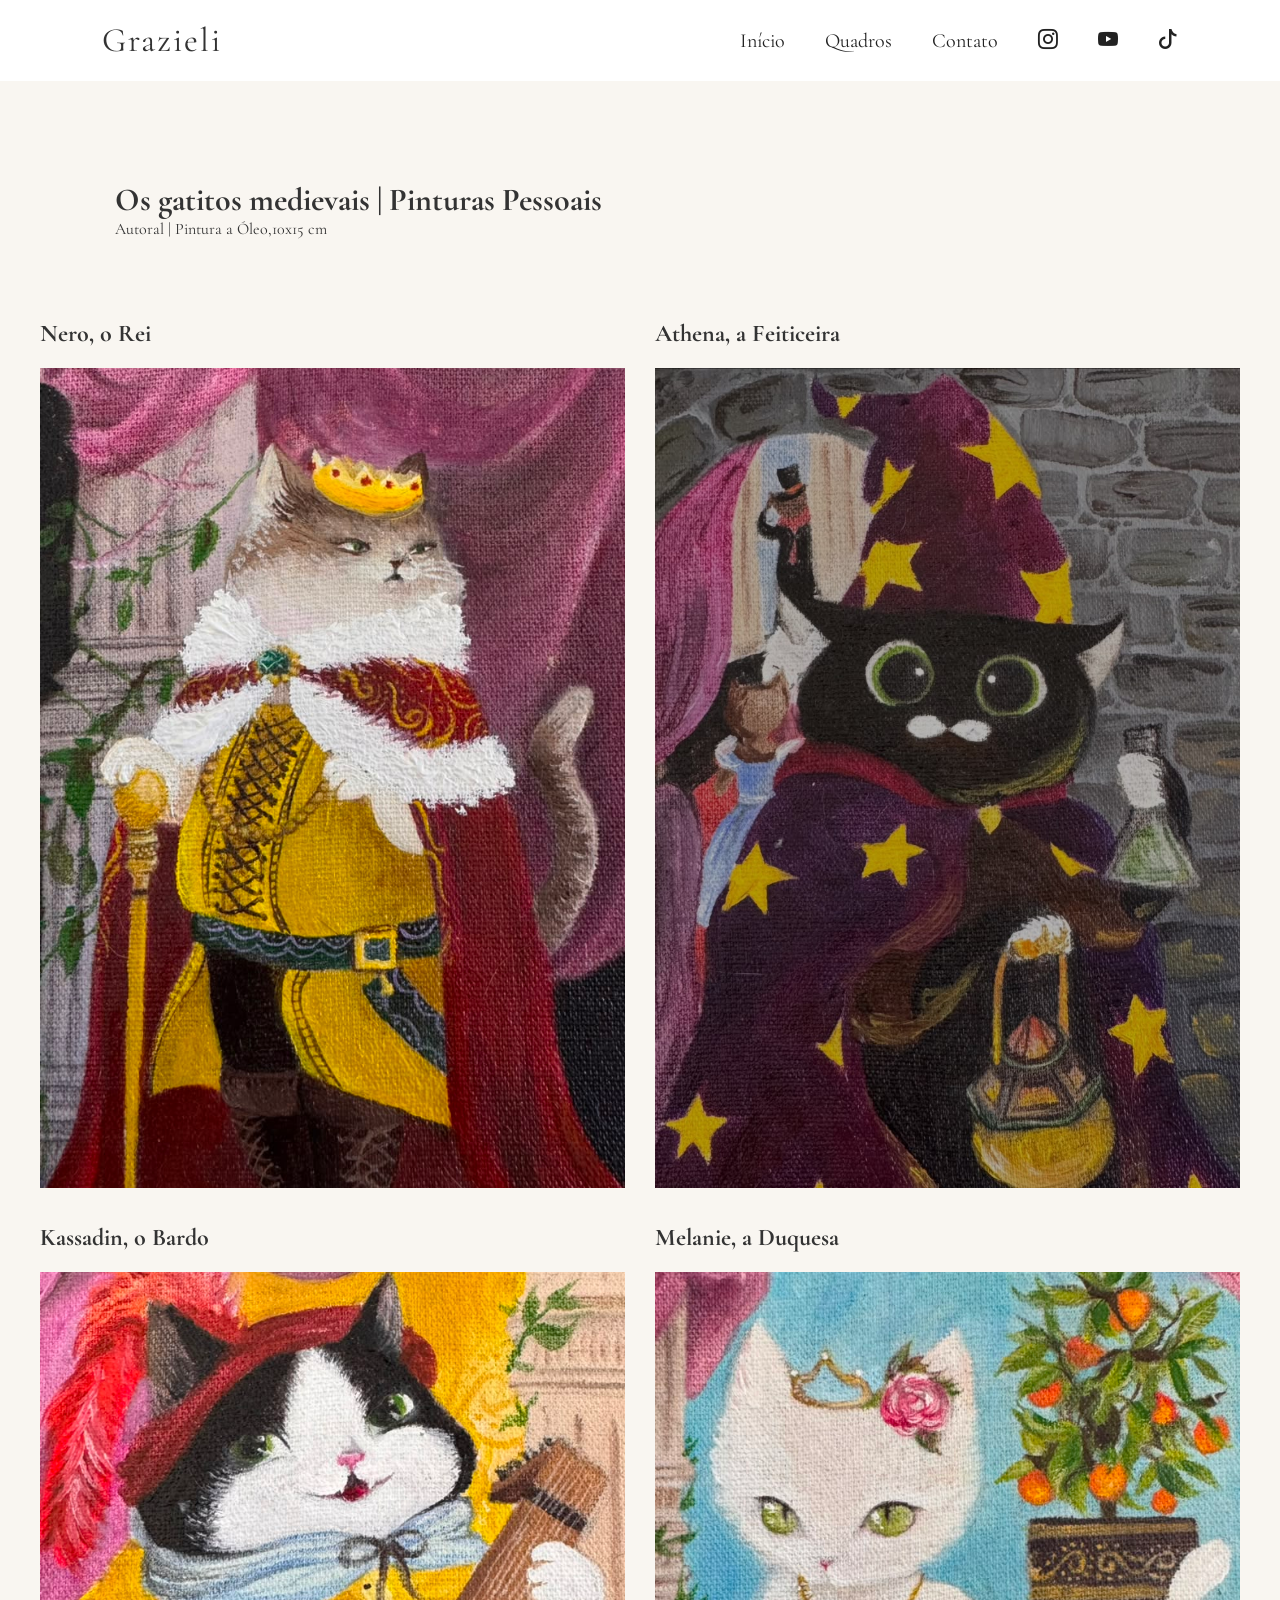
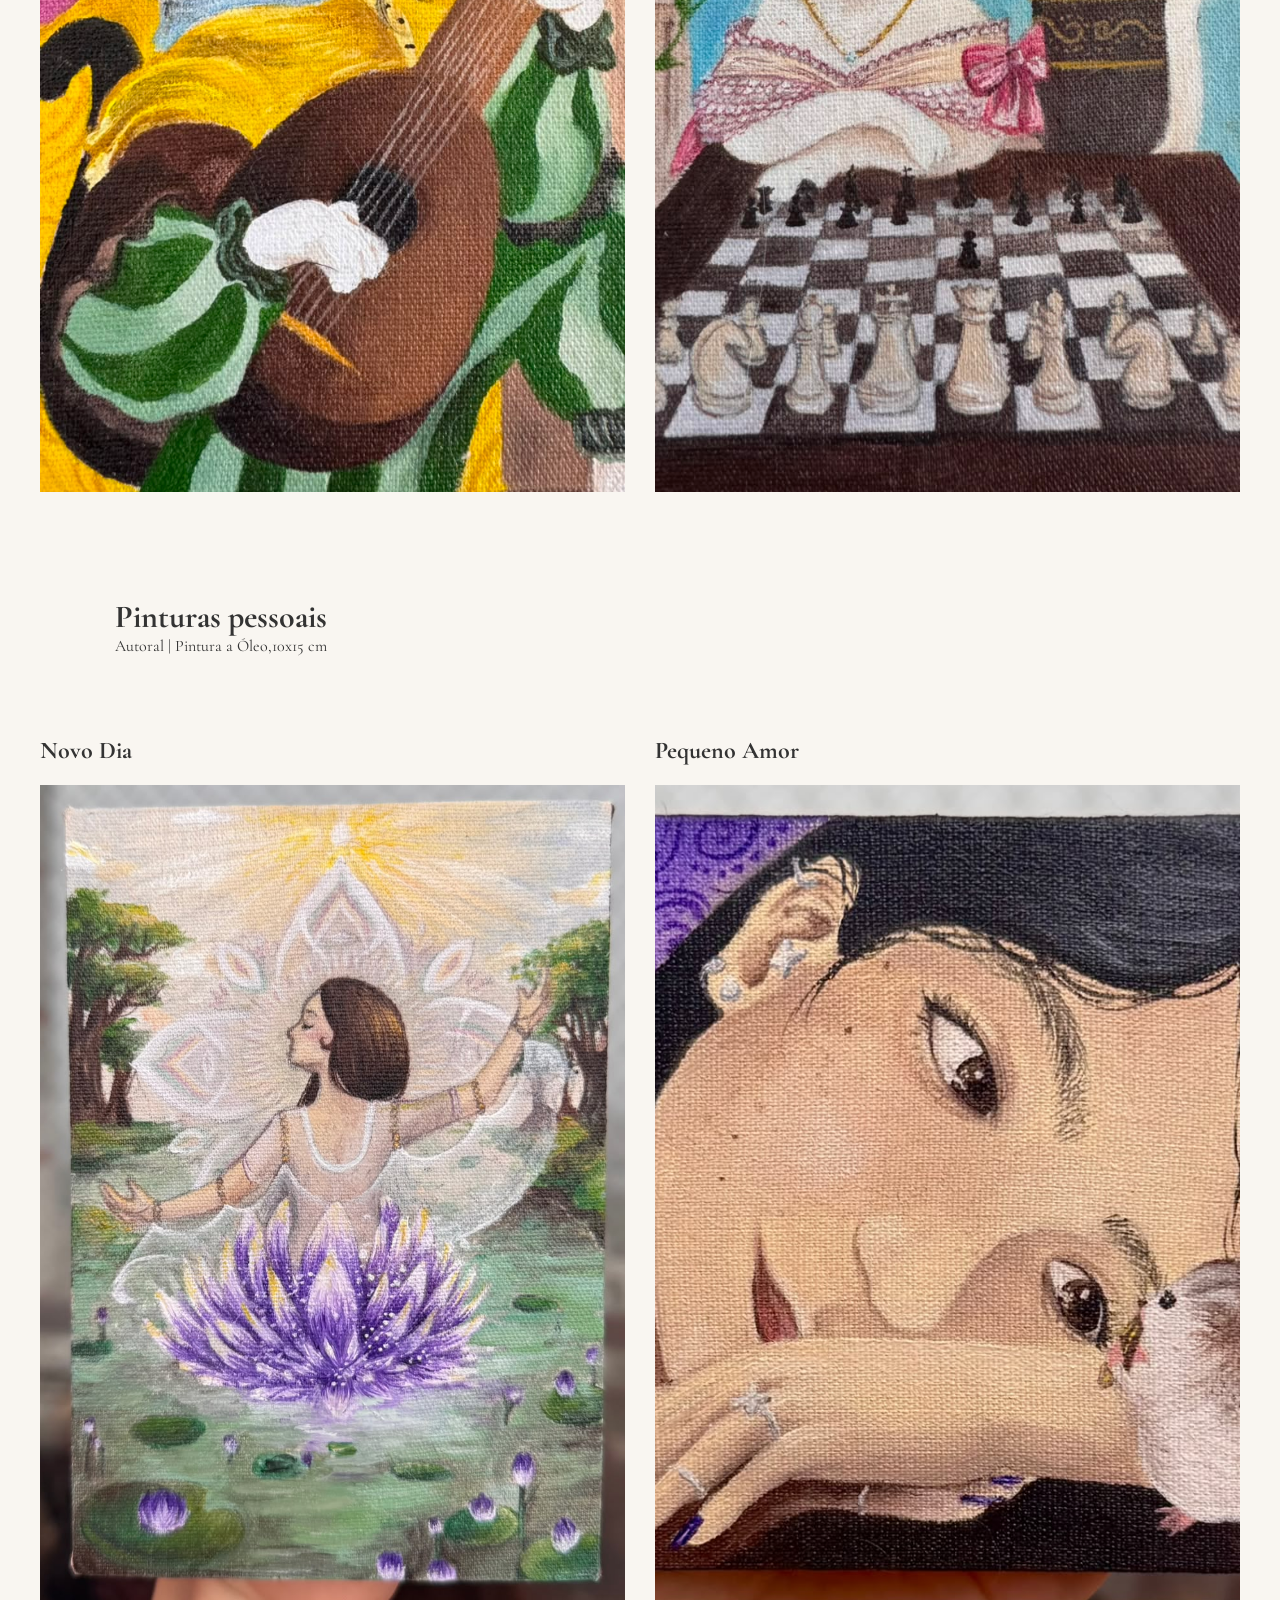
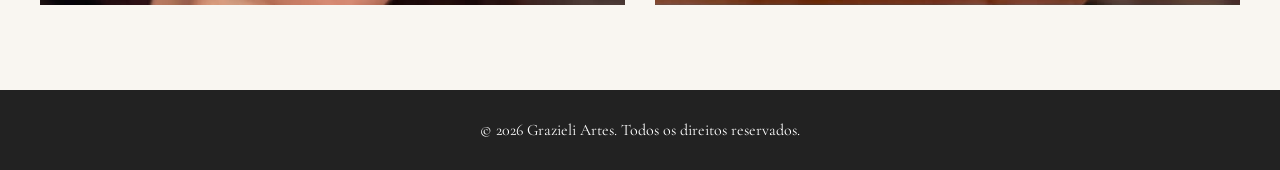
<file: artes.html>
<!DOCTYPE html>
<html lang="pt-br">
<head>
<!-- Google tag (gtag.js) -->
<script async src="https://www.googletagmanager.com/gtag/js?id=G-93WVNLNM52"></script>
<script>
  window.dataLayer = window.dataLayer || [];
  function gtag(){dataLayer.push(arguments);}
  gtag('js', new Date());

  gtag('config', 'G-93WVNLNM52');
</script>
    <meta charset="UTF-8">
    <meta name="viewport" content="width=device-width, initial-scale=1.0">
    <link rel="icon" href="assets/imgs/favicon.ico" type="image/x-icon">
    <title>Grazieli | Pintura a óleo | Telas a óleo | Esculturas | Artista de tinta óleo</title>
<link rel="stylesheet" href="https://cdn.jsdelivr.net/npm/bootstrap-icons@1.13.1/font/bootstrap-icons.min.css">
    <link rel="stylesheet" href="assets/css/style.css">

    <!-- Fonte clássica -->
    <link href="https://fonts.googleapis.com/css2?family=Cormorant+Garamond:wght@300;400;500;600&display=swap" rel="stylesheet">

</head>
<body>

<header>

    <div class="logo">
       Grazieli
    </div>

    <nav>

        <a href="index.html">Início</a>
        <a href="artes.html">Quadros</a>
       
        <a href="contato.html">Contato</a>
        <a href="https://www.instagram.com/grazieliarts/" target="_blank"><i class="bi bi-instagram"></i></a>
        <a href="https://www.youtube.com/@Grazieli_Arts" target="_blank"><i class="bi bi-youtube"></i></a>
<a href="https://www.tiktok.com/@_grazieliarts" target="_blank"><i class="bi bi-tiktok"></i></a>
    </nav>

</header>
<br>
<br><br><br>
<div class="titulo">
<h1>Os gatitos medievais | Pinturas Pessoais</h1>
<p>Autoral | Pintura a Óleo,10x15 cm</p>
</div>
<section class="galeria">

    <div><h2>Nero, o Rei</h2><br>
    <img src="assets/imgs/obras/nero.jpeg" alt="Pintura a Óleo de um gato medieval"></div>
     <div><h2>Athena, a Feiticeira</h2><br>
    <img src="assets/imgs/obras/athena.jpeg" alt="Pintura a Óleo de um gato mago"></div>
     <div><h2>Kassadin, o Bardo</h2><br>
    <img src="assets/imgs/obras/kassadin.jpeg" alt="Pintura a Óleo de um gato cantor"></div>
     <div><h2>Melanie, a Duquesa</h2><br>
    <img src="assets/imgs/obras/melanie.jpeg" alt="Pintura a Óleo de gata medieval"></div>
   

    

</section><div class="titulo"><h1>Pinturas pessoais</h1>
<p>Autoral | Pintura a Óleo,10x15 cm</p></div>
<section class="galeria">

   <div><h2>Novo Dia</h2><br>
    <img src="assets/imgs/obras/novo-dia.jpeg" alt="Pintura a Óleo"></div>
  <div><h2>Pequeno Amor</h2><br>
    <img src="assets/imgs/obras/pequeno-amor.jpeg" alt="Pintura a Óleo"></div>
 
   

    

</section>



<div id="lightbox" class="lightbox">

    <span class="fechar">&times;</span>

    <img id="imagemExpandida">

</div>
<script>
    const lightbox = document.getElementById("lightbox");
const imagem = document.getElementById("imagemExpandida");

document.querySelectorAll(".galeria img").forEach(foto=>{

    foto.addEventListener("click",()=>{

        imagem.src = foto.src;

        lightbox.style.display="flex";

    });

});

document.querySelector(".fechar").onclick=()=>{

    lightbox.style.display="none";

}

lightbox.onclick=(e)=>{

    if(e.target===lightbox){

        lightbox.style.display="none";

    }

}
</script>
<!--<main class="catalogo">

    <div class="obra">

        <a href="artes/passaros.html">

            <img src="img/quadros/quadro1.jpg" alt="Noite Estrelada">

            <div class="info">

                <h2>Noite Estrelada</h2>

                <p>Acrílico sobre tela</p>

                <span>Ver obra →</span>

            </div>

        </a>

    </div>

    <div class="obra">

        <a href="artes/jardim.html">

            <img src="img/quadros/quadro2.jpg" alt="Jardim">

            <div class="info">

                <h2>Jardim</h2>

                <p>Aquarela</p>

                <span>Ver obra →</span>

            </div>

        </a>

    </div>

    <div class="obra">

        <a href="artes/abstrato.html">

            <img src="img/quadros/quadro3.jpg">

            <div class="info">

                <h2>Abstrato Azul</h2>

                <p>Óleo sobre tela</p>

                <span>Ver obra →</span>

            </div>

        </a>

    </div>

    <div class="obra">

        <a href="artes/cidade.html">

            <img src="img/quadros/quadro4.jpg">

            <div class="info">

                <h2>Cidade Antiga</h2>

                <p>Acrílico</p>

                <span>Ver obra →</span>

            </div>

        </a>

    </div>
-->
</main>



<footer>

    <p>© 2026 Grazieli Artes. Todos os direitos reservados.</p>

</footer>
</body>
</html>
</file>
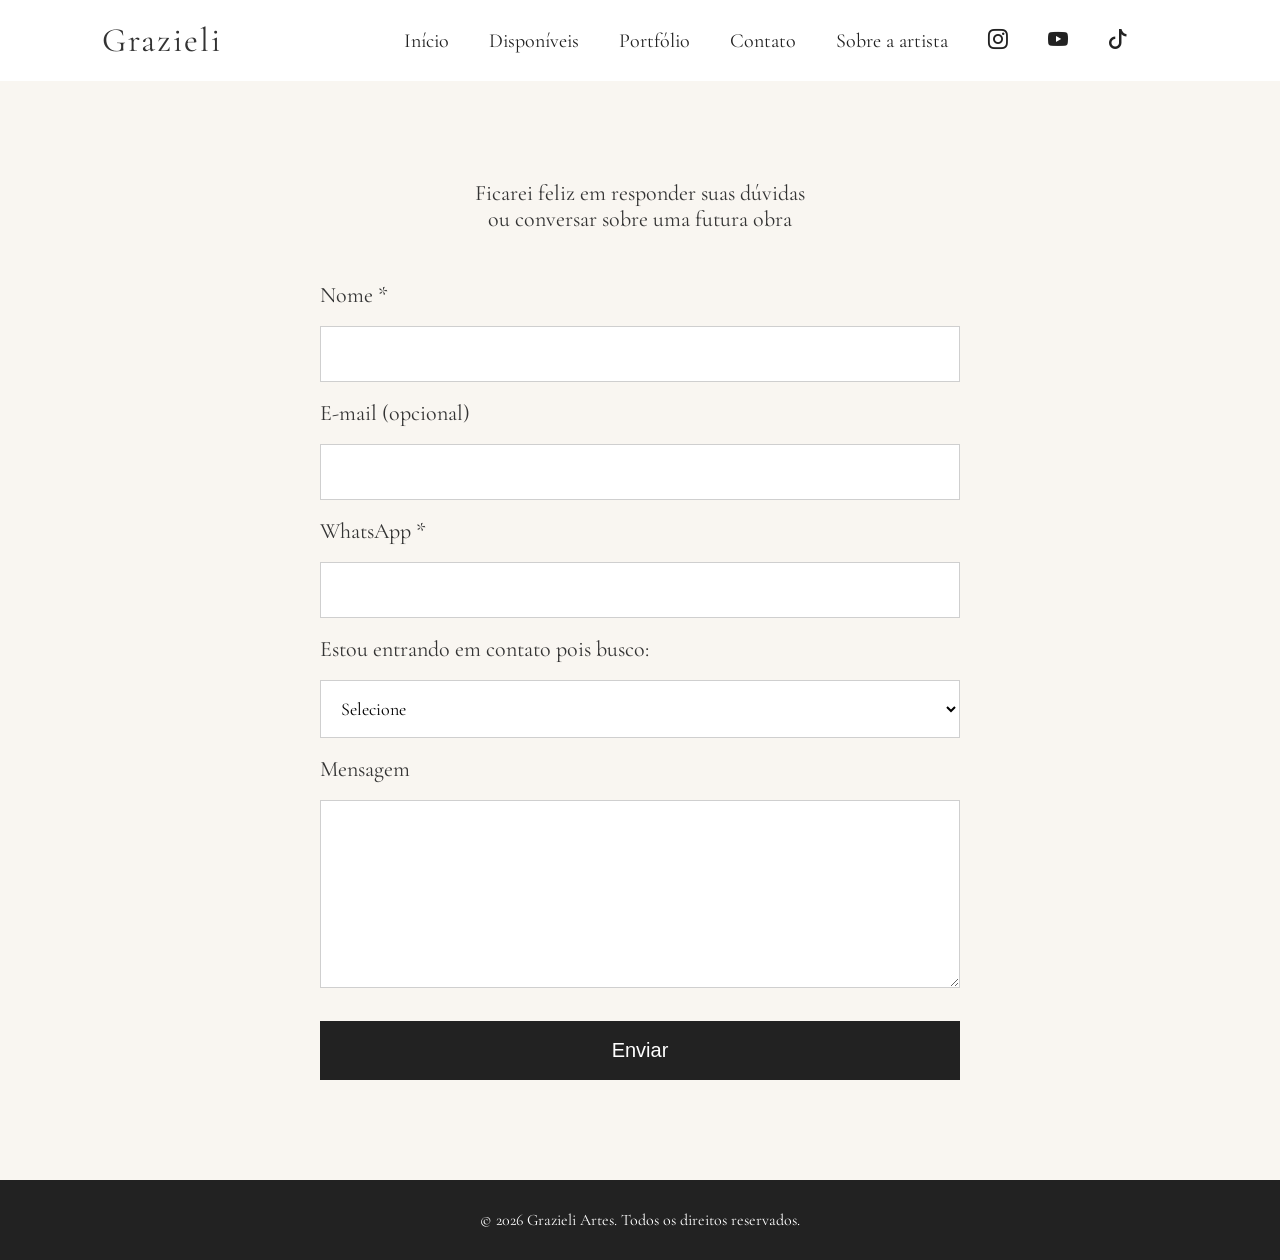
<file: contato.html>
<!DOCTYPE html>
<html lang="pt-br">

<head>
<!-- Google tag (gtag.js) -->
<script async src="https://www.googletagmanager.com/gtag/js?id=G-93WVNLNM52"></script>
<script>
  window.dataLayer = window.dataLayer || [];
  function gtag(){dataLayer.push(arguments);}
  gtag('js', new Date());

  gtag('config', 'G-93WVNLNM52');
</script>
    <meta charset="UTF-8">
    <meta name="viewport" content="width=device-width, initial-scale=1.0">

    <title>Quem Sou | Grazieli </title>  <link rel="icon" href="assets/imgs/favicon.ico" type="image/x-icon">
<link rel="stylesheet" href="https://cdn.jsdelivr.net/npm/bootstrap-icons@1.13.1/font/bootstrap-icons.min.css">
    <link rel="stylesheet" href="assets/css/style.css">

    <link href="https://fonts.googleapis.com/css2?family=Cormorant+Garamond:wght@300;400;500;600&display=swap" rel="stylesheet">
 <script src="assets/js/site.js" defer></script>
</head>

<body>

<div id="header"></div>

<main class="contato">

 
    <p>
        Ficarei feliz em responder suas dúvidas <br>ou conversar sobre uma futura obra
    </p>

    <form name="contact" netlify>

        <label>Nome *</label>
        <input type="text" required name="name" >

        <label>E-mail (opcional)</label>
        <input type="email" name="email">

        <label>WhatsApp *</label>
        <input type="tel" required name="whatsapp">

        <label>Estou entrando em contato pois busco:</label>

        <select id="motivo" required>

            <option value="">Selecione</option>

            <option>Tirar dúvidas</option>

            <option>Pedir um orçamento</option>

        </select>

        <div id="orcamento" class="orcamento">

            <label>Você tem uma ideia do tamanho da sua tela?</label>

            <input
                type="text"
                placeholder="Ex.: 40x60 cm, 80x120 cm, ainda não sei..."
                name="tamanho-da-tela"
            >

            <label>Você deseja uma pintura utilizando:</label>

            <select name="tinta">

                <option >Selecione</option>

                <option  name="tinta-oleo">Tinta a óleo</option>

                <option name="tinta-acrilica">Tinta acrílica</option>

                <option name="tinta-aquarela">Tinta aquarela    </option>

                <option name="ainda-nao-sei">Ainda não sei</option>

            </select>

        </div>

        <label >Mensagem</label>

        <textarea rows="7" name="message"></textarea>

        <button type="submit">
            Enviar
        </button>

    </form>

</main>
<script>

const motivo = document.getElementById("motivo");
const orcamento = document.getElementById("orcamento");

motivo.addEventListener("change", function(){

    if(this.value === "Pedir um orçamento"){

        orcamento.style.display = "block";

    }else{

        orcamento.style.display = "none";

    }

});

</script>
<div id="lightbox"></div>

<div id="footer"></div>

</body>
    
</html>
</file>
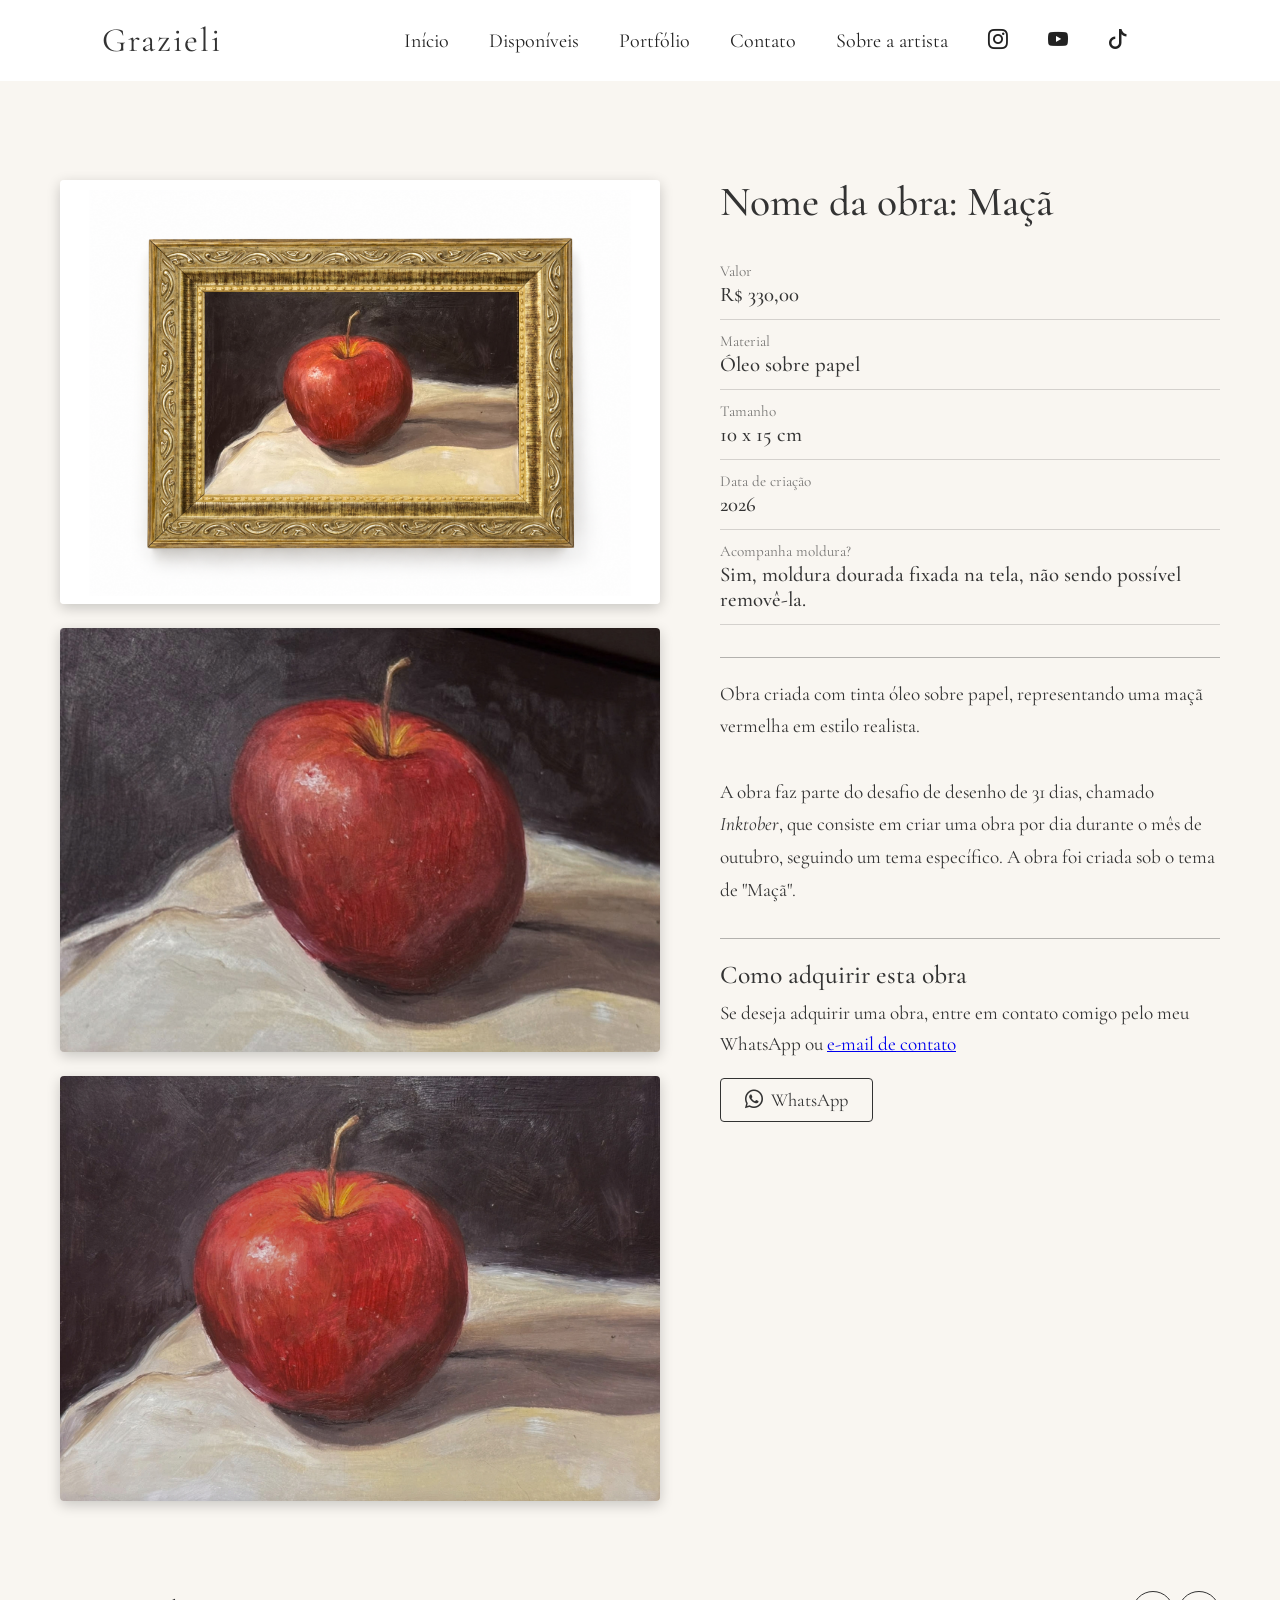
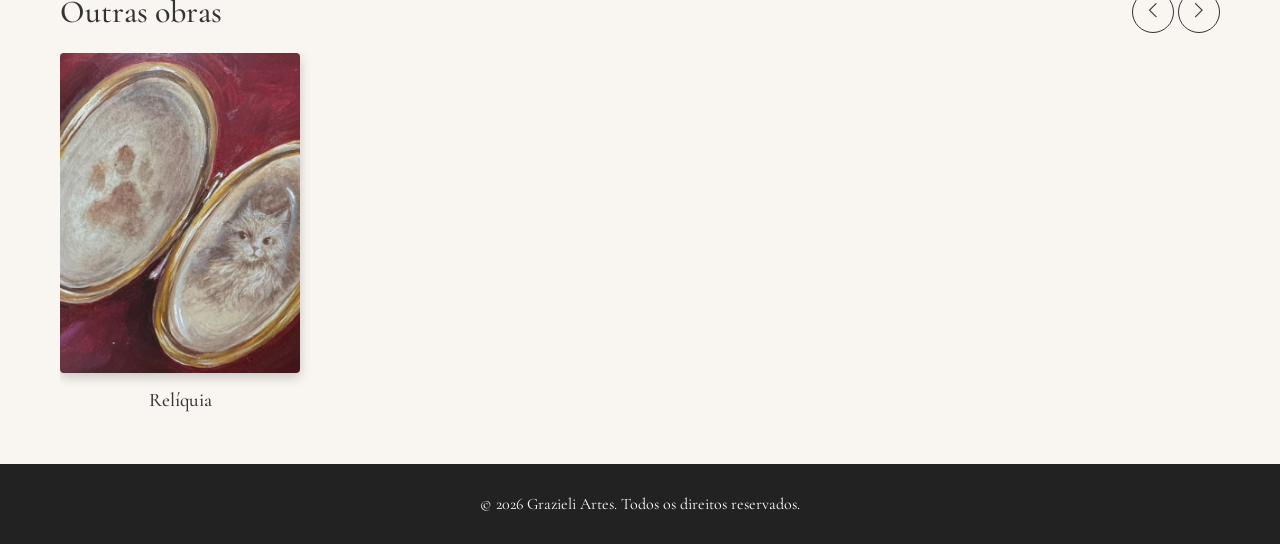
<file: obra-grazieli-maca.html>
<!DOCTYPE html>
<html lang="pt-br">
<head>
    <meta charset="UTF-8">
    <meta name="viewport" content="width=device-width, initial-scale=1.0">
    <link rel="icon" href="assets/imgs/favicon.ico" type="image/x-icon">
    <title>Pintura à Óleo de Maçã | Pintura a Óleo | Grazieli | Pintura a óleo a venda</title>
    <meta name="description" content="Pintura a Óleo - pintura a óleo a venda com moldura. Obra original de Grazieli.">

    <link rel="stylesheet" href="https://cdn.jsdelivr.net/npm/bootstrap-icons@1.13.1/font/bootstrap-icons.min.css">
    <link rel="stylesheet" href="assets/css/style.css">
    <link href="https://fonts.googleapis.com/css2?family=Cormorant+Garamond:wght@300;400;500;600&display=swap" rel="stylesheet">

    <style>
        /* ====== PÁGINA DA OBRA ====== */
        .obra-pagina {
            max-width: 1200px;
            margin: 0 auto;
            padding: 20px;
            font-family: 'Cormorant Garamond', serif;
        }.obra-fotos img {
    cursor: zoom-in;
}

        .obra-layout {
            display: grid;
            grid-template-columns: 1.2fr 1fr;
            gap: 60px;
            align-items: start;
        }

        /* Fotos à esquerda, uma embaixo da outra */
        .obra-fotos {
            display: flex;
            flex-direction: column;
            gap: 24px;
        }

        .obra-fotos img {
            width: 100%;
            height: auto;
            display: block;
            border-radius: 4px;
            box-shadow: 0 4px 14px rgba(0, 0, 0, 0.2);
        }

        /* Informações à direita (acompanham a rolagem) */
        .obra-info {
            position: sticky;
            top: 110px;
        }

        .obra-info h1 {
            font-size: 2.6rem;
            font-weight: 500;
            line-height: 1.1;
            margin: 0 0 24px;
        }

        .obra-dados {
            margin: 0;
        }

        .obra-dados div {
            padding: 12px 0;
            border-bottom: 1px solid rgba(0, 0, 0, 0.15);
        }

        .obra-dados dt {
            font-size: 0.95rem;
            font-weight: 400;
            opacity: 0.65;
        }

        .obra-dados dd {
            margin: 2px 0 0;
            font-size: 1.3rem;
            font-weight: 500;
        }

        .obra-linha {
            border: 0;
            border-top: 1px solid currentColor;
            opacity: 0.35;
            margin: 32px 0 20px;
        }

        .obra-texto p {
            font-size: 1.2rem;
            line-height: 1.7;
            margin: 0;
        }

        /* ====== OUTRAS OBRAS (SLIDER) ====== */
        .outras-obras {
            max-width: 1200px;
            margin: 70px auto 40px;
            padding: 0 20px;
            font-family: 'Cormorant Garamond', serif;
        }

        .outras-topo {
            display: flex;
            justify-content: space-between;
            align-items: center;
            margin-bottom: 20px;
        }

        .outras-topo h2 {
            font-size: 2rem;
            font-weight: 500;
            margin: 0;
        }

        .slider-botoes button {
            width: 42px;
            height: 42px;
            border: 1px solid currentColor;
            border-radius: 50%;
            background: transparent;
            color: inherit;
            font-size: 1.1rem;
            cursor: pointer;
            transition: 0.3s;
        }

        .slider-botoes button:hover {
            background: #222;
            color: #fff;
        }

        .slider-botoes button:focus-visible,
        .slider-item:focus-visible {
            outline: 2px solid currentColor;
            outline-offset: 3px;
        }

        .slider-trilho {
            display: flex;
            gap: 24px;
            overflow-x: auto;
            scroll-snap-type: x mandatory;
            scroll-behavior: smooth;
            padding-bottom: 12px;
            scrollbar-width: thin;
        }

        .slider-item {
            flex: 0 0 240px;
            scroll-snap-align: start;
            text-decoration: none;
            color: inherit;
            text-align: center;
        }

        .slider-item img {
            width: 100%;
            aspect-ratio: 3 / 4;
            object-fit: cover;
            border-radius: 4px;
            box-shadow: 0 4px 12px rgba(0, 0, 0, 0.2);
        }

        .slider-item span {
            display: block;
            margin-top: 10px;
            font-size: 1.2rem;
            font-weight: 500;
        }

        @media (max-width: 800px) {
            .obra-layout {
                grid-template-columns: 1fr;
                gap: 30px;
            }

            .obra-info {
                position: static;
            }

            .obra-info h1 {
                font-size: 2rem;
            }

            .slider-item {
                flex-basis: 180px;
            }
        }

        @media (prefers-reduced-motion: reduce) {
            .slider-trilho {
                scroll-behavior: auto;
            }
        }
    </style>
       <script src="assets/js/site.js" defer></script>
</head>
<body>



<div id="header"></div>


<main class="obra-pagina">
<br>
<br><br>
<br><br>
<br><br>
<br>
    <div class="obra-layout">

        <!-- FOTOS (esquerda) - copie/cole um <img> para cada foto -->
        <div class="obra-fotos">
            <img src="./assets/imgs/obras/maca (2).webp" alt="Pintura a óleo a venda | Pintura realista à Oleo - Quadro pintado a mão com tinta óleo a venda">
            <img src="./assets/imgs/obras/maca (1).webp" alt="Pintura a óleo a venda | Pintura realista à Oleo - Quadro pintado a mão com tinta óleo a venda">
            <img src="./assets/imgs/obras/maca (3).webp" alt="Pintura a óleo a venda | Pintura realista à Oleo - Quadro pintado a mão com tinta óleo a venda">
        </div>

        <!-- INFORMAÇÕES (direita) -->
        <div class="obra-info">
            <h1>Nome da obra: Maçã</h1>

            <dl class="obra-dados"> 
                    <div>
                    <dt>Valor</dt>
                 <dd class="preco notranslate" data-usd="US$ 65.00">R$ 330,00</dd>
                </div>
                 <div>
                    <dt>Material</dt>
                    <dd>Óleo sobre papel</dd>
                </div>
                <div>
                    <dt>Tamanho</dt>
                    <dd>10 x 15 cm</dd>
                </div>
              
                <div>
                    <dt>Data de criação</dt>
                    <dd>2026</dd>
                </div>
                <div>
                    <dt>Acompanha moldura?</dt>
                    <dd>Sim, moldura dourada fixada na tela, não sendo possível removê-la.</dd>
                </div>

            </dl>

            <hr class="obra-linha">

            <div class="obra-texto">
                <p>
                   Obra criada com tinta óleo sobre papel, representando uma maçã vermelha em estilo realista. 
                    <br> <br>
            A obra faz parte do desafio de desenho de 31 dias, chamado <i>Inktober</i>, que consiste em criar uma obra por dia durante o mês de outubro, seguindo um tema específico. 
            
            A obra foi criada sob o tema de "Maçã".
            
                </p>
            </div>
            <div id="como-comprar"></div>
        </div>

    </div>

</main>

<div id="outras-obras"></div>
<div id="lightbox"></div>

<div id="footer"></div>



</body>
</html>
</file>
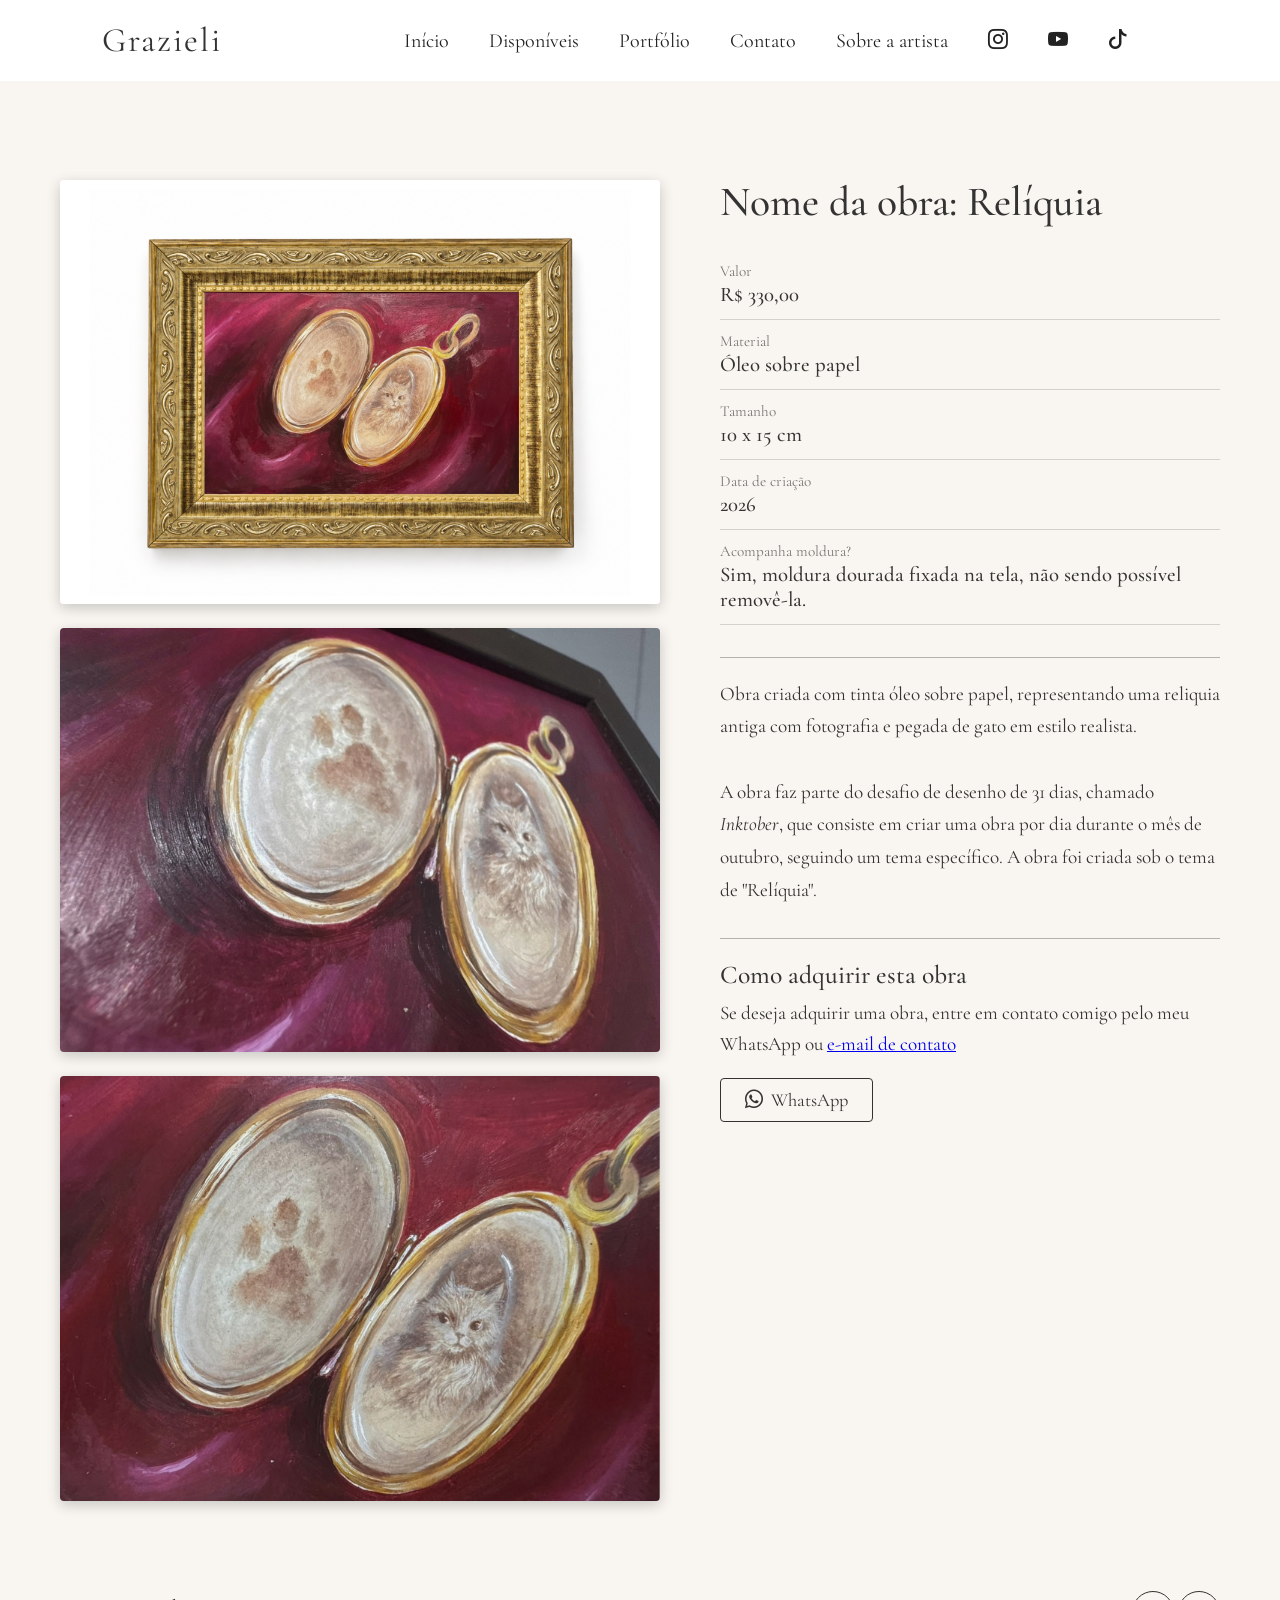
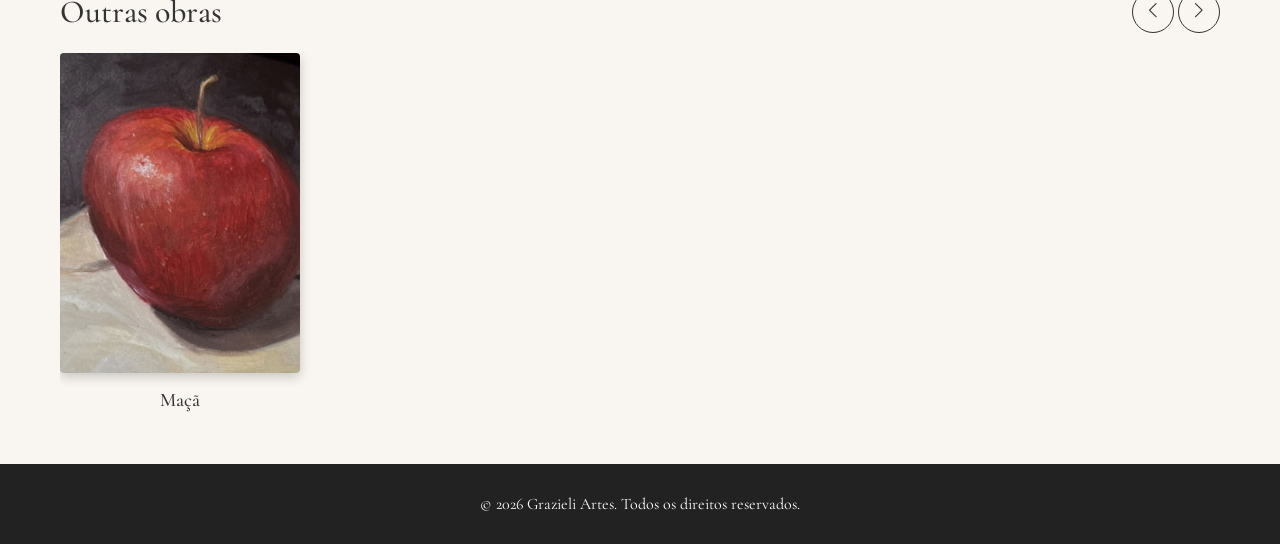
<file: obra-grazieli-reliquia.html>
<!DOCTYPE html>
<html lang="pt-br">
<head>
    <meta charset="UTF-8">
    <meta name="viewport" content="width=device-width, initial-scale=1.0">
    <link rel="icon" href="assets/imgs/favicon.ico" type="image/x-icon">
    <title>Pintura à Óleo de "Relíquia" | Pintura a Óleo | Grazieli | Pintura a óleo a venda</title>
    <meta name="description" content="Pintura a Óleo - pintura a óleo a venda com moldura. Obra original de Grazieli.">

    <link rel="stylesheet" href="https://cdn.jsdelivr.net/npm/bootstrap-icons@1.13.1/font/bootstrap-icons.min.css">
    <link rel="stylesheet" href="assets/css/style.css">
    <link href="https://fonts.googleapis.com/css2?family=Cormorant+Garamond:wght@300;400;500;600&display=swap" rel="stylesheet">

    <style>
        /* ====== PÁGINA DA OBRA ====== */
        .obra-pagina {
            max-width: 1200px;
            margin: 0 auto;
            padding: 20px;
            font-family: 'Cormorant Garamond', serif;
        }.obra-fotos img {
    cursor: zoom-in;
}

        .obra-layout {
            display: grid;
            grid-template-columns: 1.2fr 1fr;
            gap: 60px;
            align-items: start;
        }

        /* Fotos à esquerda, uma embaixo da outra */
        .obra-fotos {
            display: flex;
            flex-direction: column;
            gap: 24px;
        }

        .obra-fotos img {
            width: 100%;
            height: auto;
            display: block;
            border-radius: 4px;
            box-shadow: 0 4px 14px rgba(0, 0, 0, 0.2);
        }

        /* Informações à direita (acompanham a rolagem) */
        .obra-info {
            position: sticky;
            top: 110px;
        }

        .obra-info h1 {
            font-size: 2.6rem;
            font-weight: 500;
            line-height: 1.1;
            margin: 0 0 24px;
        }

        .obra-dados {
            margin: 0;
        }

        .obra-dados div {
            padding: 12px 0;
            border-bottom: 1px solid rgba(0, 0, 0, 0.15);
        }

        .obra-dados dt {
            font-size: 0.95rem;
            font-weight: 400;
            opacity: 0.65;
        }

        .obra-dados dd {
            margin: 2px 0 0;
            font-size: 1.3rem;
            font-weight: 500;
        }

        .obra-linha {
            border: 0;
            border-top: 1px solid currentColor;
            opacity: 0.35;
            margin: 32px 0 20px;
        }

        .obra-texto p {
            font-size: 1.2rem;
            line-height: 1.7;
            margin: 0;
        }

        /* ====== OUTRAS OBRAS (SLIDER) ====== */
        .outras-obras {
            max-width: 1200px;
            margin: 70px auto 40px;
            padding: 0 20px;
            font-family: 'Cormorant Garamond', serif;
        }

        .outras-topo {
            display: flex;
            justify-content: space-between;
            align-items: center;
            margin-bottom: 20px;
        }

        .outras-topo h2 {
            font-size: 2rem;
            font-weight: 500;
            margin: 0;
        }

        .slider-botoes button {
            width: 42px;
            height: 42px;
            border: 1px solid currentColor;
            border-radius: 50%;
            background: transparent;
            color: inherit;
            font-size: 1.1rem;
            cursor: pointer;
            transition: 0.3s;
        }

        .slider-botoes button:hover {
            background: #222;
            color: #fff;
        }

        .slider-botoes button:focus-visible,
        .slider-item:focus-visible {
            outline: 2px solid currentColor;
            outline-offset: 3px;
        }

        .slider-trilho {
            display: flex;
            gap: 24px;
            overflow-x: auto;
            scroll-snap-type: x mandatory;
            scroll-behavior: smooth;
            padding-bottom: 12px;
            scrollbar-width: thin;
        }

        .slider-item {
            flex: 0 0 240px;
            scroll-snap-align: start;
            text-decoration: none;
            color: inherit;
            text-align: center;
        }

        .slider-item img {
            width: 100%;
            aspect-ratio: 3 / 4;
            object-fit: cover;
            border-radius: 4px;
            box-shadow: 0 4px 12px rgba(0, 0, 0, 0.2);
        }

        .slider-item span {
            display: block;
            margin-top: 10px;
            font-size: 1.2rem;
            font-weight: 500;
        }

        @media (max-width: 800px) {
            .obra-layout {
                grid-template-columns: 1fr;
                gap: 30px;
            }

            .obra-info {
                position: static;
            }

            .obra-info h1 {
                font-size: 2rem;
            }

            .slider-item {
                flex-basis: 180px;
            }
        }

        @media (prefers-reduced-motion: reduce) {
            .slider-trilho {
                scroll-behavior: auto;
            }
        }
    </style>
       <script src="assets/js/site.js" defer></script>
</head>
<body>



<div id="header"></div>


<main class="obra-pagina">
<br>
<br><br>
<br><br>
<br><br>
<br>
    <div class="obra-layout">

        <!-- FOTOS (esquerda) - copie/cole um <img> para cada foto -->
        <div class="obra-fotos">
            <img src="./assets/imgs/obras/reliquia (2).webp" alt="Pintura a óleo a venda | Pintura realista à Oleo - Quadro pintado a mão com tinta óleo a venda">
            <img src="./assets/imgs/obras/reliquia (1).webp" alt="Pintura a óleo a venda | Pintura realista à Oleo - Quadro pintado a mão com tinta óleo a venda">
            <img src="./assets/imgs/obras/reliquia (3).webp" alt="Pintura a óleo a venda | Pintura realista à Oleo - Quadro pintado a mão com tinta óleo a venda">
        </div>

        <!-- INFORMAÇÕES (direita) -->
        <div class="obra-info">
            <h1>Nome da obra: Relíquia</h1>

            <dl class="obra-dados"> 
                    <div>
                    <dt>Valor</dt>
                   <dd class="preco notranslate" data-usd="US$ 83.00">R$ 330,00</dd>
                </div>
                 <div>
                    <dt>Material</dt>
                    <dd>Óleo sobre papel</dd>
                </div>
                <div>
                    <dt>Tamanho</dt>
                    <dd>10 x 15 cm</dd>
                </div>
              
                <div>
                    <dt>Data de criação</dt>
                    <dd>2026</dd>
                </div>
                <div>
                    <dt>Acompanha moldura?</dt>
                    <dd>Sim, moldura dourada fixada na tela, não sendo possível removê-la.</dd>
                </div>

            </dl>

            <hr class="obra-linha">

            <div class="obra-texto">
                <p>
                   Obra criada com tinta óleo sobre papel, representando uma reliquia antiga com fotografia e pegada de gato em estilo realista. 
                   <br> <br>
            A obra faz parte do desafio de desenho de 31 dias, chamado <i>Inktober</i>, que consiste em criar uma obra por dia durante o mês de outubro, seguindo um tema específico. 
            
            A obra foi criada sob o tema de "Relíquia".
                </p>
            </div>
            <div id="como-comprar"></div>
        </div>

    </div>

</main>

<div id="outras-obras"></div>
<div id="lightbox"></div>

<div id="footer"></div>



</body>
</html>
</file>
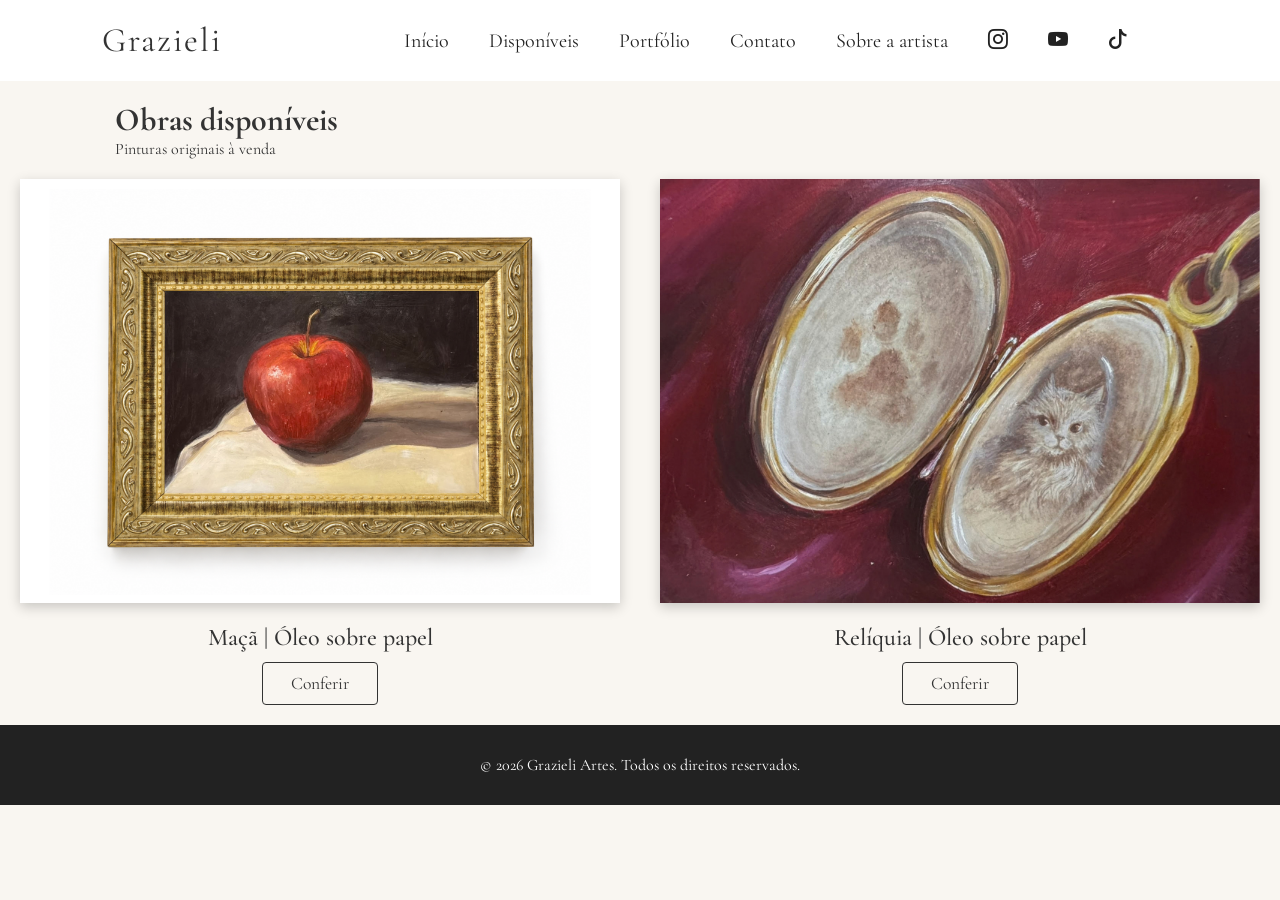
<file: obras-a-venda.html>
<!DOCTYPE html>
<html lang="pt-br">
<head>
<!-- Google tag (gtag.js) -->
<script async src="https://www.googletagmanager.com/gtag/js?id=G-93WVNLNM52"></script>
<script>
  window.dataLayer = window.dataLayer || [];
  function gtag(){dataLayer.push(arguments);}
  gtag('js', new Date());

  gtag('config', 'G-93WVNLNM52');
</script>
    <meta charset="UTF-8">
    <meta name="viewport" content="width=device-width, initial-scale=1.0">
    <link rel="icon" href="assets/imgs/favicon.ico" type="image/x-icon">
    <title>Grazieli | Pintura a óleo | Telas a óleo | Esculturas | Artista de tinta óleo</title>
<link rel="stylesheet" href="https://cdn.jsdelivr.net/npm/bootstrap-icons@1.13.1/font/bootstrap-icons.min.css">
    <link rel="stylesheet" href="assets/css/style.css">

    <!-- Fonte clássica -->
    <link href="https://fonts.googleapis.com/css2?family=Cormorant+Garamond:wght@300;400;500;600&display=swap" rel="stylesheet">
   <script src="assets/js/site.js" defer></script>
</head>
<body>

<div id="header"></div>

<div class="titulo">
    <h1>Obras disponíveis</h1>
    <p>Pinturas originais à venda</p>
</div>

<div id="disponiveis"></div>




<div id="lightbox"></div>

<div id="footer"></div>

</body>
</html>
</file>
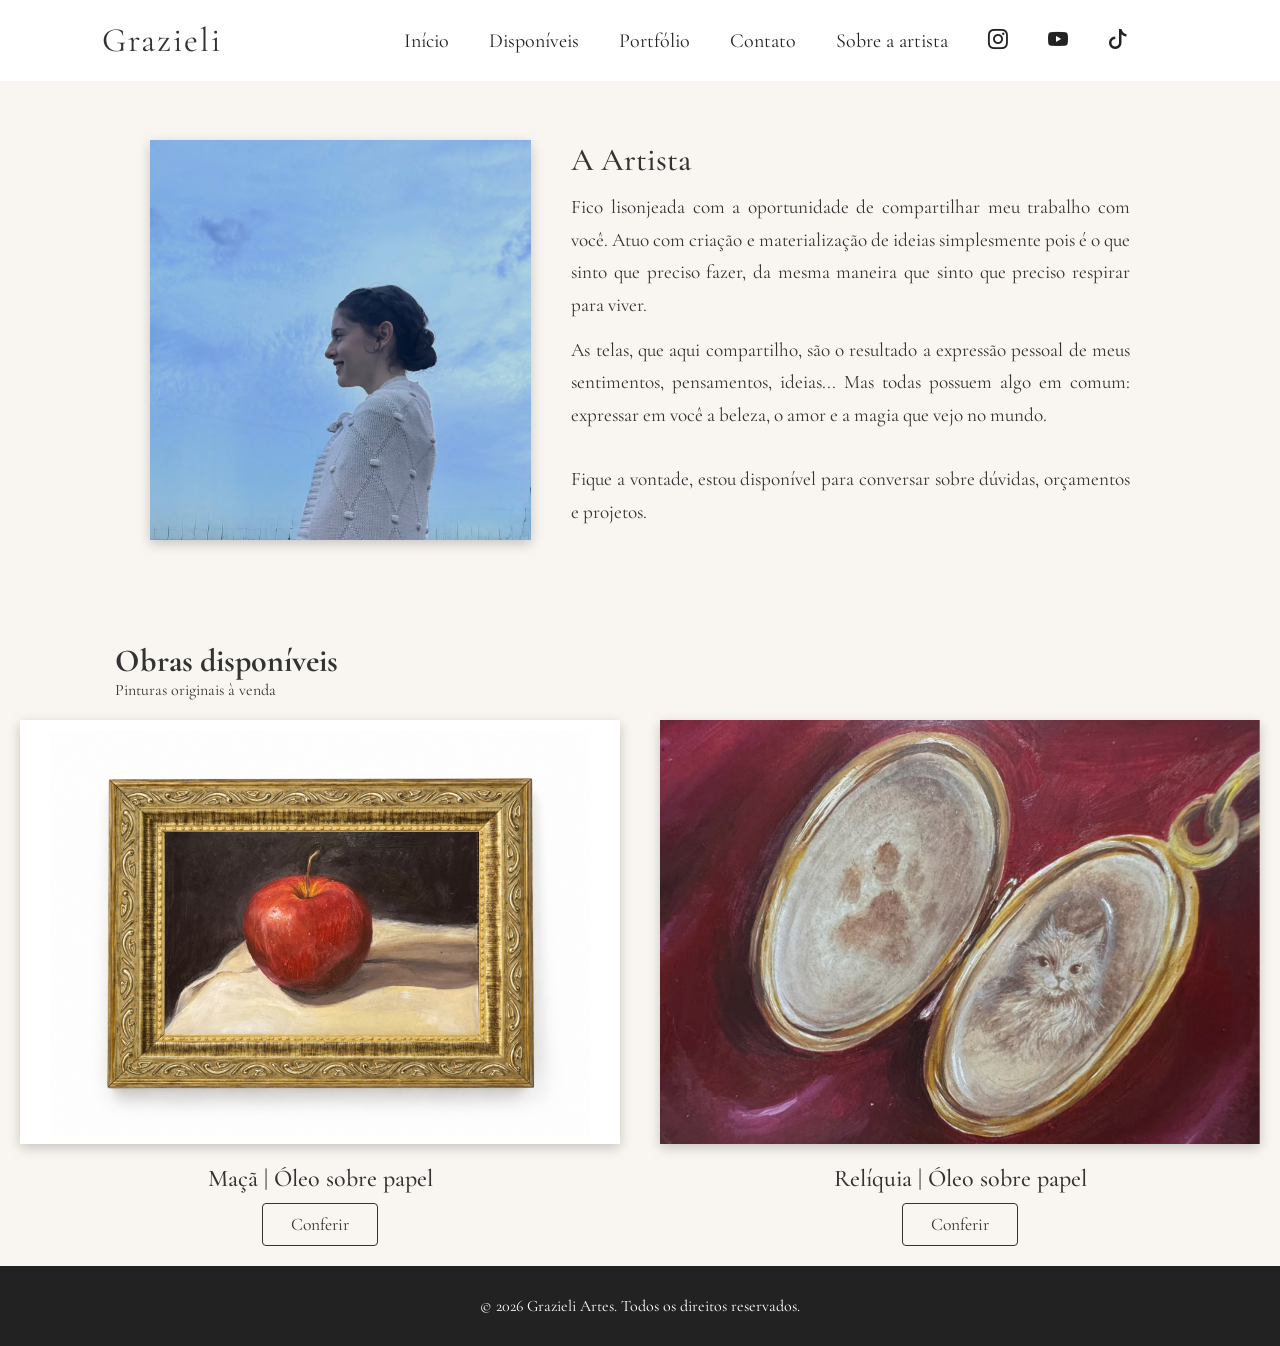
<file: sobre.html>
<!DOCTYPE html>
<html lang="pt-br">
<head>
    <meta charset="UTF-8">
    <meta name="viewport" content="width=device-width, initial-scale=1.0">
    <link rel="icon" href="assets/imgs/favicon.ico" type="image/x-icon">
    <title>Grazieli | Pintura a óleo | Telas a óleo | Esculturas | Artista de tinta óleo</title>

    <link rel="stylesheet" href="https://cdn.jsdelivr.net/npm/bootstrap-icons@1.13.1/font/bootstrap-icons.min.css">
    <link rel="stylesheet" href="assets/css/style.css">
    <link href="https://fonts.googleapis.com/css2?family=Cormorant+Garamond:wght@300;400;500;600&display=swap" rel="stylesheet">

    <script src="assets/js/site.js" defer></script>
    <style>
    
    
    .sobre-mim {

    margin: 60px auto;
    padding: 0 150px;
    display: flex;
    align-items: center;
    gap: 40px;
    font-family: 'Cormorant Garamond', serif;
}

.sobre-mim img {
    width: 880px;
    height: 400px;


    object-fit: cover;
    border-radius: 0px;
    box-shadow: 0 4px 12px rgba(0, 0, 0, 0.2);
}

.sobre-texto h2 {
    font-size: 2rem;
    font-weight: 500;
    margin: 0 0 12px;
}

.sobre-texto p {
    font-size: 1.2rem;
    line-height: 1.7;
    margin: 0 0 12px;
}

@media (max-width: 700px) {
  .sobre-mim {
    margin: 60px auto;
    padding: 0 40px;
    display: grid;
    align-items: center;
    gap: 40px;
    font-family: 'Cormorant Garamond', serif;
}
.sobre-mim img {
    width: 100%;
    height: 400px;
    object-fit: cover;
    border-radius: 0px;
    box-shadow: 0 4px 12px rgba(0, 0, 0, 0.2);
}
}</style>
</head>
<body>

<div id="header"></div>
<br><br><br><br>
<section class="sobre-mim">
    <img src="assets/imgs/grazieli.jpeg" alt="Grazieli Martins, artista de pintura a óleo, em seu ateliê" loading="lazy">

    <div class="sobre-texto">
        <h2>A Artista</h2>
        <p>Fico lisonjeada com a oportunidade de compartilhar meu trabalho com você. Atuo com criação e materialização de ideias simplesmente pois é o que sinto que preciso fazer, da mesma maneira que sinto que preciso respirar para viver.</p>
        <p>As telas, que aqui compartilho, são o resultado a expressão pessoal de meus sentimentos, pensamentos, ideias... Mas todas possuem algo em comum: expressar em você a beleza, o amor e a magia que vejo no mundo.  </p>
        <br>
        <p>Fique a vontade, estou disponível para conversar sobre dúvidas, orçamentos e projetos.</p>
    </div>
</section>
<div class="titulo">
    <h1>Obras disponíveis</h1>
    <p>Pinturas originais à venda</p>
</div>
<div id="disponiveis"></div>


<div id="footer"></div>

</body>
</html>
</file>
<file: assets/css/style.css>
*{
        margin:0;
        padding:0;
        box-sizing:border-box;
    }

    body{

        font-family:'Cormorant Garamond',serif;
        background:#f9f6f1;
        color:#333;

    }

header{

    position:fixed;
    top:0;
    left:0;
    width:100%;

    display:flex;
    justify-content:space-between;
    align-items:center;

    padding:20px 8%;

    background:rgba(255,255,255,.95);

    backdrop-filter:blur(10px);

    z-index:999;

}

.logo{

    font-size:34px;
    letter-spacing:2px;
    white-space:nowrap;

}

nav{

    display:flex;
    align-items:center;
    gap:35px;
    flex-wrap:wrap;

}

nav a{

    text-decoration:none;
    color:#222;
    font-size:20px;
    transition:.3s;

}

nav a:hover{

    color:#b38b4d;

}
    .logo{

        font-size:34px;
        letter-spacing:2px;

    }

    nav{

        display:flex;
        gap:40px;

    }

    nav a{

        text-decoration:none;
        color:#222;
        font-size:20px;

        transition:.3s;

    }

    nav a:hover{

        color:#b38b4d;

    }

    .hero{

        position:relative;

        width:100%;
        height:100vh;

        overflow:hidden;

    }

    .hero video{

        position:absolute;

        width:100%;
        height:100%;

        object-fit:cover;

    }

    .overlay {
        position: absolute;
        inset: 0;
        background: rgba(33, 25, 18, 0.541);
    }

    .hero-content{

        position:relative;

        z-index:2;

        display:flex;
        flex-direction:column;
        justify-content:center;
        align-items:center;

        text-align:center;

        color:#fff;

        height:100%;

        padding:20px;

    }

    .hero h1{

        font-size:70px;
        font-weight:500;

    }

    .hero p{

        margin:30px auto;

        max-width:700px;

        font-size:24px;

    }

    .btn{

        padding:16px 40px;

        border:1px solid white;

        text-decoration:none;

        color:white;

        transition:.4s;

    }

    .btn:hover{

        background:white;

        color:black;

    }

    .apresentacao{

        padding:100px 10%;

        text-align:center;

    }

    .apresentacao h2{

        font-size:48px;

        margin-bottom:30px;

    }

    .apresentacao p{

        font-size:24px;

        max-width:800px;

        margin:auto;

        line-height:1.7;

    }

    footer{

        background:#222;

        color:white;

        text-align:center;

        padding:30px;

    }.sobre{

    max-width:1300px;

    margin:180px auto 100px;

    padding:0 60px;

    display:grid;

    grid-template-columns:450px 1fr;

    gap:80px;

    align-items:center;

}

.sobre-foto img{

    width:100%;

    display:block;

    border-radius:6px;

}

.sobre-texto h1{

    font-size:60px;

    font-weight:500;

    margin-bottom:35px;

}

.sobre-texto p{

    font-size:24px;

    line-height:1.8;

    margin-bottom:25px;

    text-align:justify;

}
.contato{

    max-width:700px;

    margin:180px auto 100px;

    padding:0 30px;

}

.contato h1{

    font-size:58px;

    font-weight:500;

    margin-bottom:15px;

    text-align:center;

}

.contato p{

    text-align:center;

    font-size:22px;

    margin-bottom:50px;

}

.contato form{

    display:flex;

    flex-direction:column;

    gap:18px;

}

.contato label{

    font-size:22px;

}

.contato input,
.contato select,
.contato textarea{

    width:100%;

    padding:16px;

    border:1px solid #cfcfcf;

    font-size:18px;

    font-family:inherit;

    background:white;

}

.contato textarea{

    resize:vertical;

    min-height:180px;

}

.contato button{

    margin-top:15px;

    padding:18px;

    border:none;

    background:#222;

    color:white;

    font-size:20px;

    cursor:pointer;

    transition:.3s;

}

.contato button:hover{

    background:#8f6b3d;

}

.orcamento{

    display:none;

    margin-top:10px;

    padding:25px;

    background:#f3eee6;

    border-left:4px solid #8f6b3d;

}

@media(max-width:900px){

.contato{

    margin-top:170px;

}

.contato h1{

    font-size:42px;

}

.contato p{

    font-size:19px;

}

.contato label{

    font-size:20px;

}

}
@media(max-width:900px){

    .sobre{

        grid-template-columns:1fr;

        gap:40px;

        padding:0 25px;

        margin-top:170px;

    }

    .sobre-foto{

        max-width:350px;

        margin:auto;

    }

    .sobre-texto h1{

        font-size:42px;

        text-align:center;

    }

    .sobre-texto p{

        font-size:20px;

    }

}
    .catalogo{

        max-width:1500px;

        margin:140px auto 80px;

        padding:0 40px;

        display:grid;

        grid-template-columns:repeat(2,1fr);

        gap:60px;

    }

    .obra{

        overflow:hidden;

    }

    .obra a{

        text-decoration:none;

        color:#222;

    }

    .obra img{

        width:100%;

        height:650px;

        object-fit:cover;

        transition:.5s;

        display:block;

    }

    .obra:hover img{

        transform:scale(1.03);

    }

    .info{

        padding:25px 10px;

    }

    .info h2{

        font-size:38px;

        font-weight:400;

        margin-bottom:10px;

    }

    .info p{

        font-size:22px;

        color:#666;

        margin-bottom:20px;

    }

    .info span{

        font-size:20px;

        color:#9b7b42;

    }
    .galeria{

        max-width:1500px;

        margin:80px auto 80px;

        padding:0 40px;

        display:grid;

        grid-template-columns:repeat(2,1fr);

        gap:30px;

    }

    .galeria img{

        width:100%;

        height:820px;

        object-fit:cover;

        cursor:pointer;

        transition:.4s;

    }

    .galeria img:hover{

        transform:scale(1.02);

        opacity:.9;

    }

    /* Lightbox */

    .lightbox{

        position:fixed;

        inset:0;

        background:rgba(0,0,0,.95);

        display:none;

        justify-content:center;

        align-items:center;

        z-index:9999;

    }

    .lightbox img{

        max-width:90%;

        max-height:90%;

        object-fit:contain;

    }

    .fechar{

        position:absolute;

        top:30px;

        right:50px;

        color:white;

        font-size:60px;

        cursor:pointer;

        font-family:Arial;

    }.disponiveis {
    display: flex;
    justify-content: center;
    gap: 40px;
    flex-wrap: wrap;
    padding: 20px;
}

.obra-venda {
    width: 600px;
    text-align: center;
}

.obra-venda img {
    width: 100%;
    border-radius: 0px;
    box-shadow: 0 4px 12px rgba(0, 0, 0, 0.2);
}

.obra-venda h2 {
    font-family: 'Cormorant Garamond', serif;
    font-weight: 500;
    margin: 15px 0 10px;
}

.btn-conferir {
    display: inline-block;
    padding: 10px 28px;
    border: 1px solid currentColor;
    border-radius: 4px;
    text-decoration: none;
    color: inherit;
    font-family: 'Cormorant Garamond', serif;
    font-size: 1.1rem;
    transition: 0.3s;
}

.btn-conferir:hover {
    background: #222;
    color: #fff;
}nav .gtranslate_wrapper {
    display: inline-flex;
    align-items: center;
    margin-left: 10px;
}
    .titulo{

        text-align:left;
    padding:0px 9%;
        margin-top:100px;

    }
    .como-comprar h2 {
    font-size: 1.6rem;
    font-weight: 500;
    margin: 0 0 8px;
}

.como-comprar p {
    font-size: 1.2rem;
    line-height: 1.6;
    margin: 0 0 18px;
}

.contato-botoes {
    display: flex;
    gap: 14px;
    flex-wrap: wrap;
}

.btn-contato {
    display: inline-flex;
    align-items: center;
    gap: 8px;
    padding: 10px 24px;
    border: 1px solid currentColor;
    border-radius: 4px;
    text-decoration: none;
    color: inherit;
    font-family: 'Cormorant Garamond', serif;
    font-size: 1.15rem;
    transition: 0.3s;
}

.btn-contato:hover {
    background: #222;
    color: #fff;
}
    
    
    
    
    
    @media(max-width:900px){

header{

    position:fixed;

    flex-direction:column;

    justify-content:center;

    gap:15px;

    padding:15px;

}

.logo{

    font-size:28px;

}

nav{

    width:100%;

    justify-content:center;

    gap:12px 18px;

}

nav a{

    font-size:17px;

}

.hero{

    margin-top:115px;
    height:75vh;

}

.hero h1{

    font-size:36px;

}

.hero p{

    font-size:18px;
    max-width:90%;

}

.galeria{

    grid-template-columns:1fr;
    padding:0 20px;
    margin-top:70px;

}

.galeria img{

    height:420px;

}

.apresentacao{

    padding:70px 30px;

}

.apresentacao h2{

    font-size:38px;

}

.apresentacao p{

    font-size:20px;

}

.titulo{

    padding:0 20px;

}

}
    @media(max-width:900px){

    .galeria{

        grid-template-columns:1fr;

    }

    .galeria img{

        height:450px;

    }

    }
    @media(max-width:900px){

    .catalogo{
        

        grid-template-columns:1fr;

    }

    .hero h1{

        font-size:20px;
        font-weight:500;

    }
    .hero {
        position: relative;
        width: 100%;
        height: 90vh;
        overflow: hidden;
    }
    .obra img{

        height:500px;

    }
    .hero p{

        margin:30px auto;

        max-width:700px;

        font-size:16px;

    }

    }
</file>
